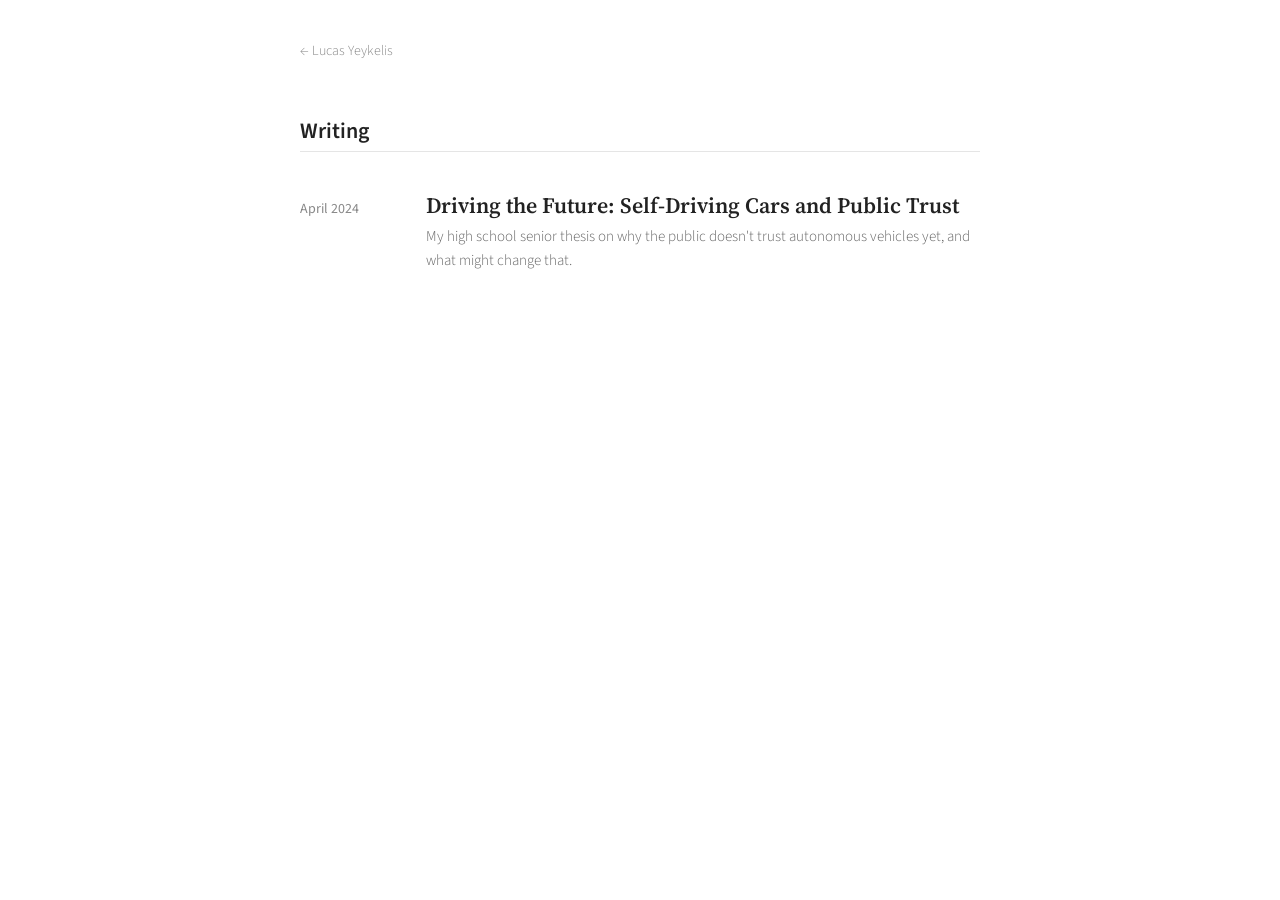
<file: blog/index.html>
<!DOCTYPE html>
<html lang="en">
<head>
    <meta charset="UTF-8">
    <meta name="viewport" content="width=device-width, initial-scale=1.0">
    <title>Writing · Lucas Yeykelis</title>

    <!-- Bootstrap CSS -->
    <link href="https://cdn.jsdelivr.net/npm/bootstrap@5.3.2/dist/css/bootstrap.min.css" rel="stylesheet">

    <!-- Google Fonts -->
    <link rel="preconnect" href="https://fonts.googleapis.com">
    <link rel="preconnect" href="https://fonts.gstatic.com" crossorigin>
    <link href="https://fonts.googleapis.com/css2?family=Source+Sans+3:wght@300;400;600;700&family=Source+Serif+4:ital,opsz,wght@0,8..60,400;0,8..60,600;1,8..60,400&display=swap" rel="stylesheet">

    <link rel="stylesheet" href="../css/style.css">
</head>
<body>
    <div class="container">
        <div class="writing-index">
            <nav class="essay-nav">
                <a href="../">&larr; Lucas Yeykelis</a>
            </nav>

            <h2 class="section-title">Writing</h2>

            <div class="writing-item">
                <span class="writing-date">April 2024</span>
                <div>
                    <div class="writing-title">
                        <a href="self-driving-cars-public-trust.html">Driving the Future: Self-Driving Cars and Public Trust</a>
                    </div>
                    <div class="writing-blurb">
                        My high school senior thesis on why the public doesn't trust autonomous vehicles yet, and what might change that.
                    </div>
                </div>
            </div>
        </div>
    </div>
</body>
</html>
</file>
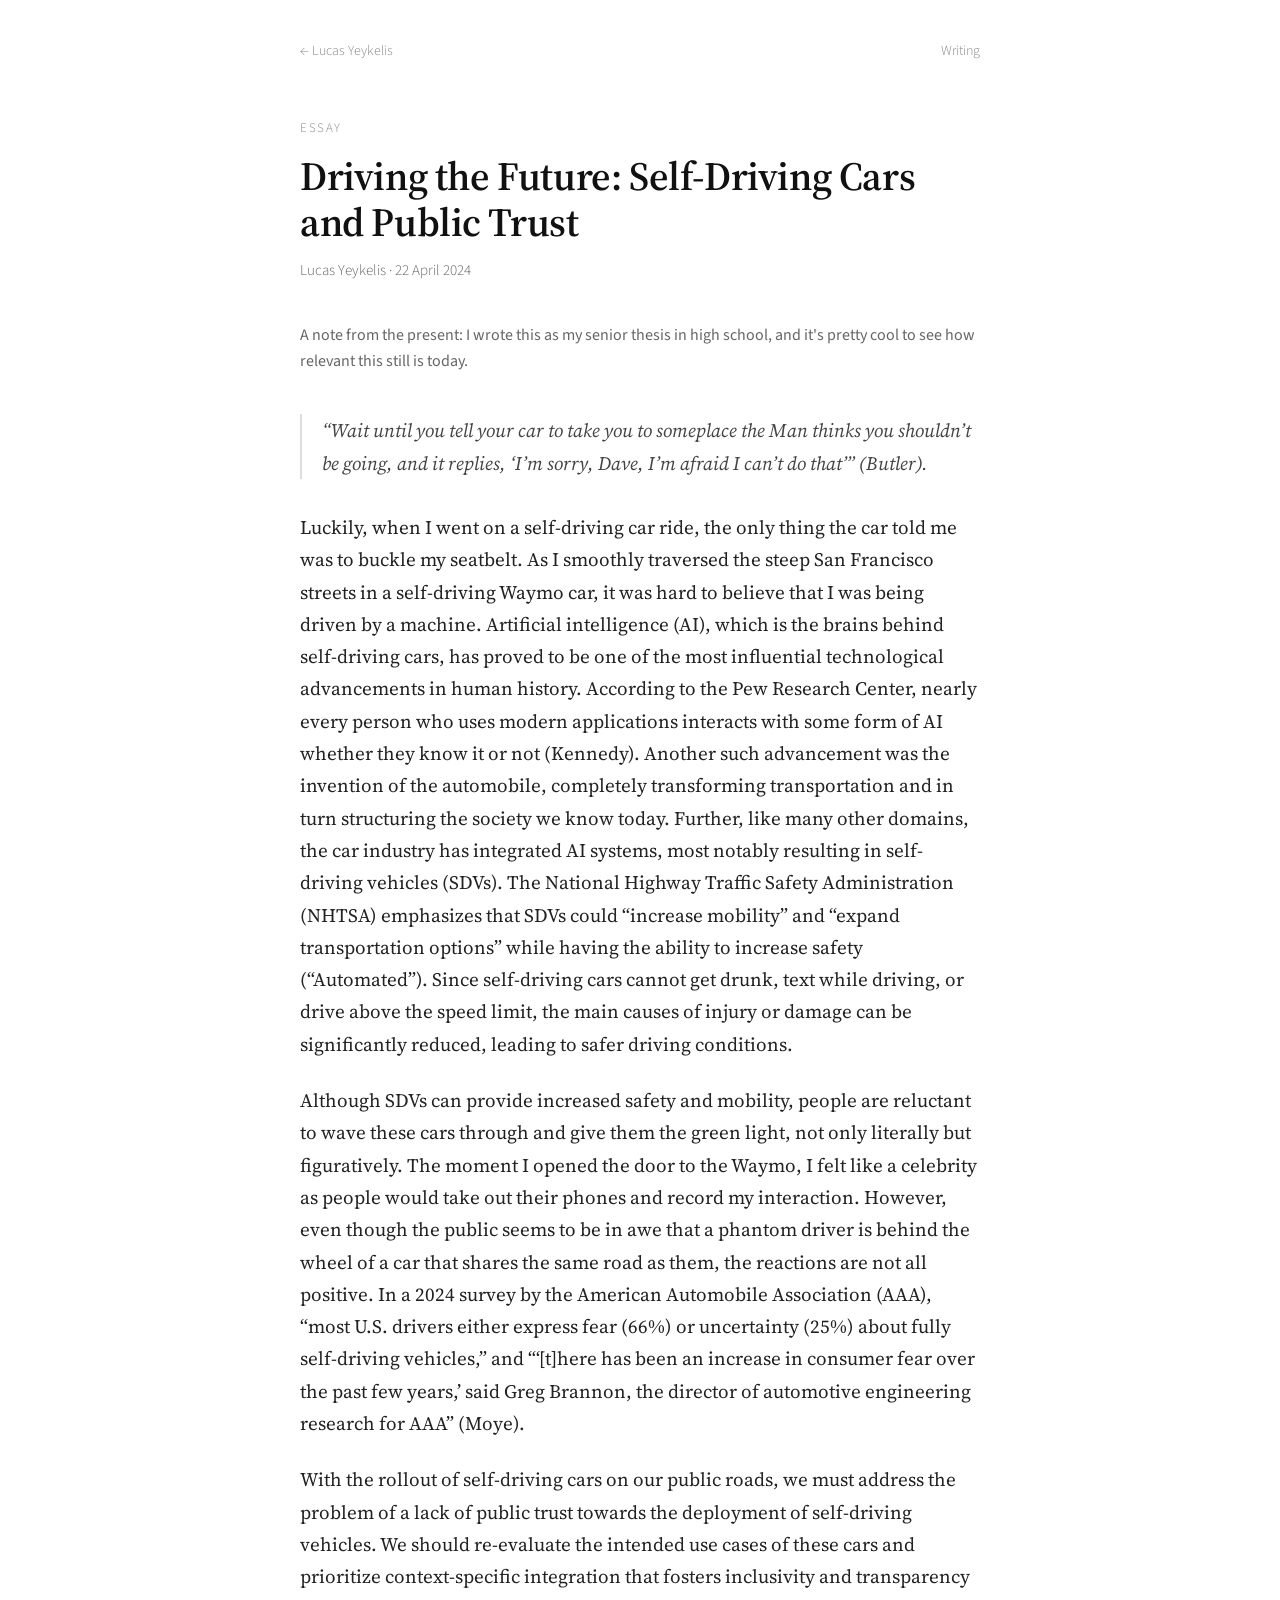
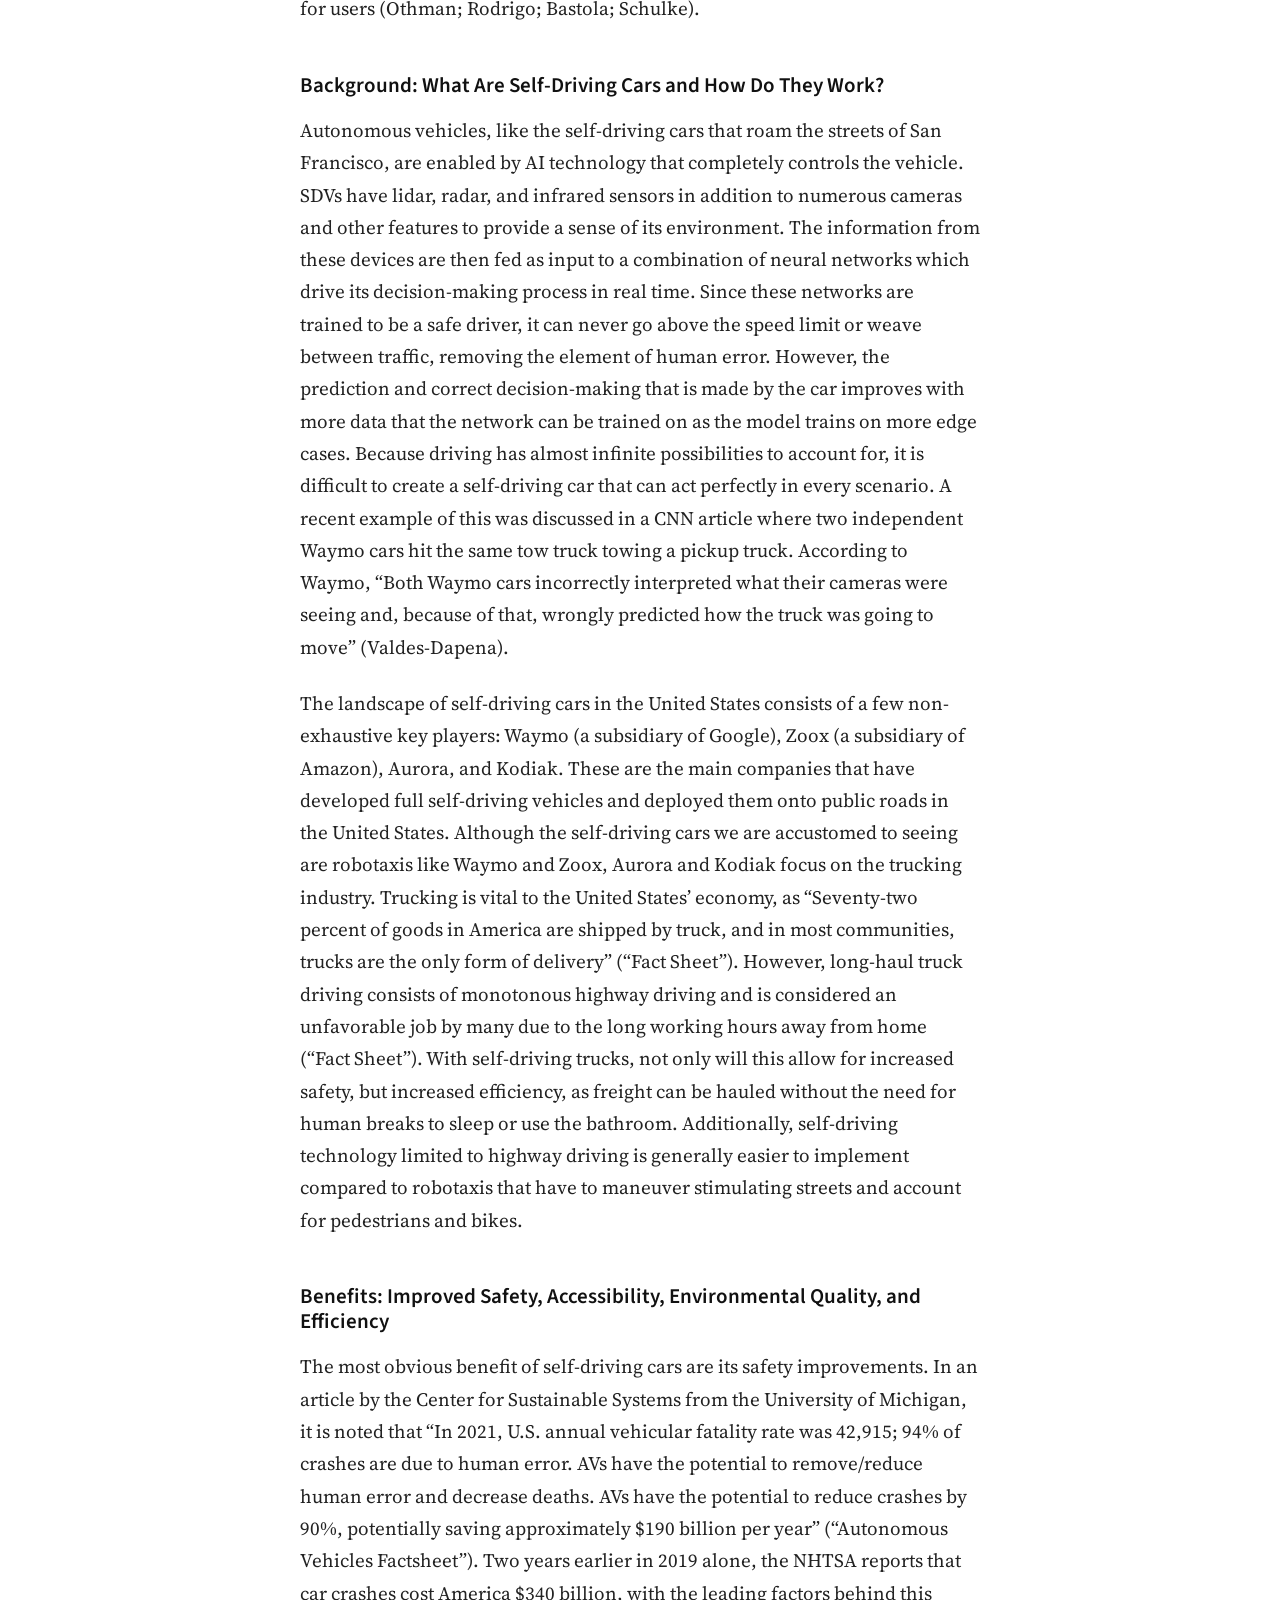
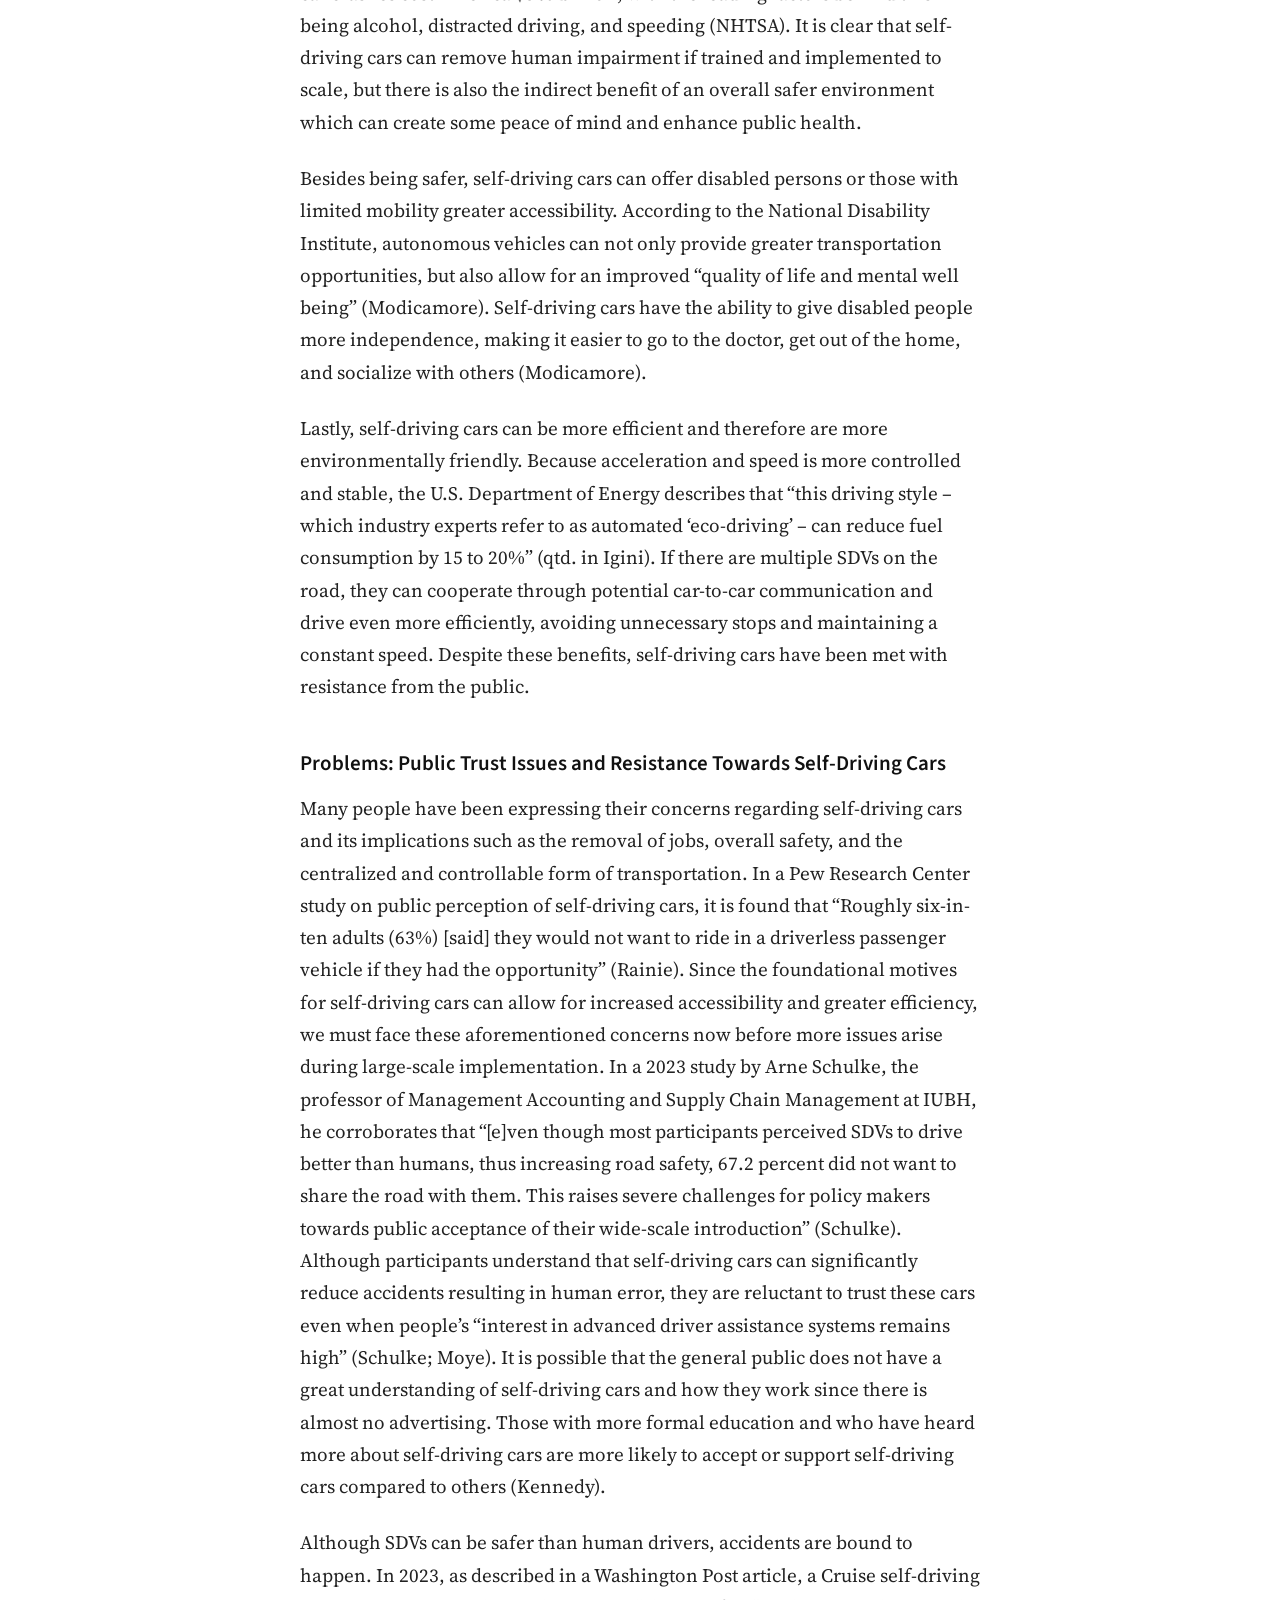
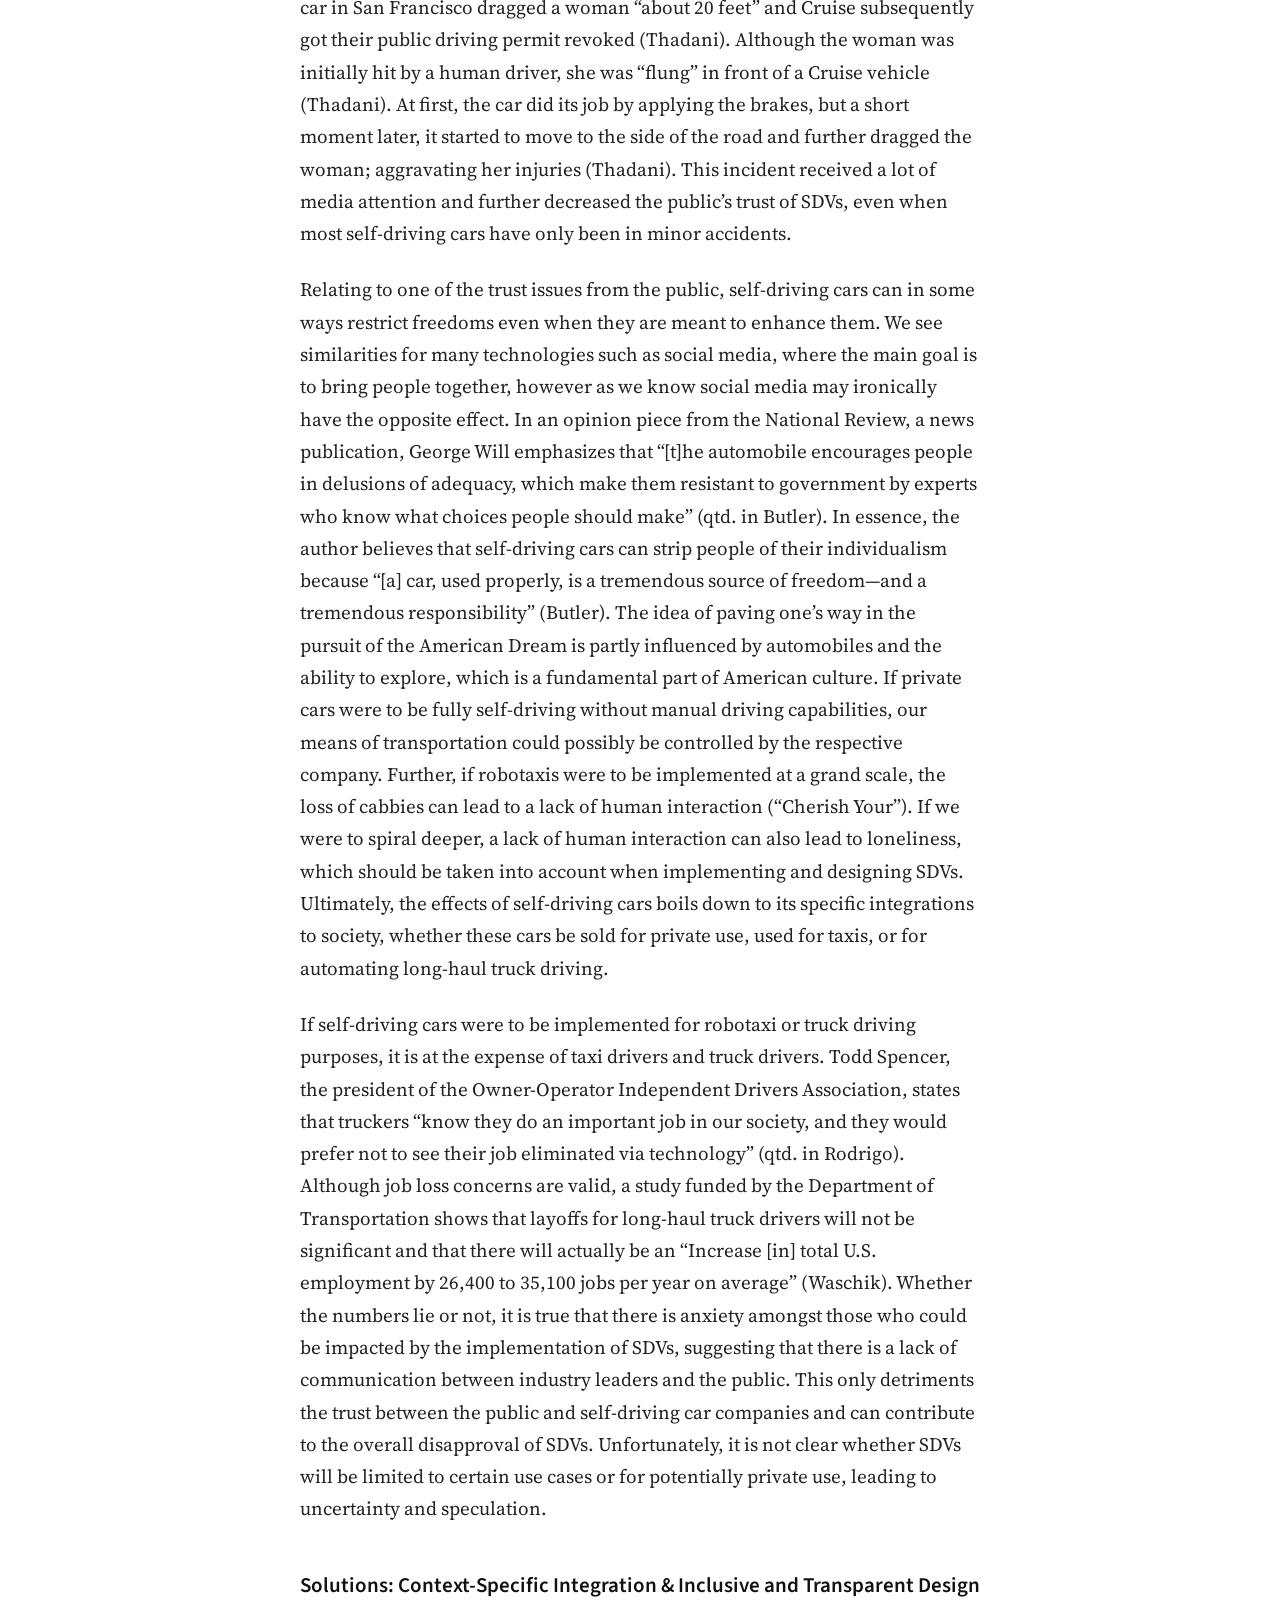
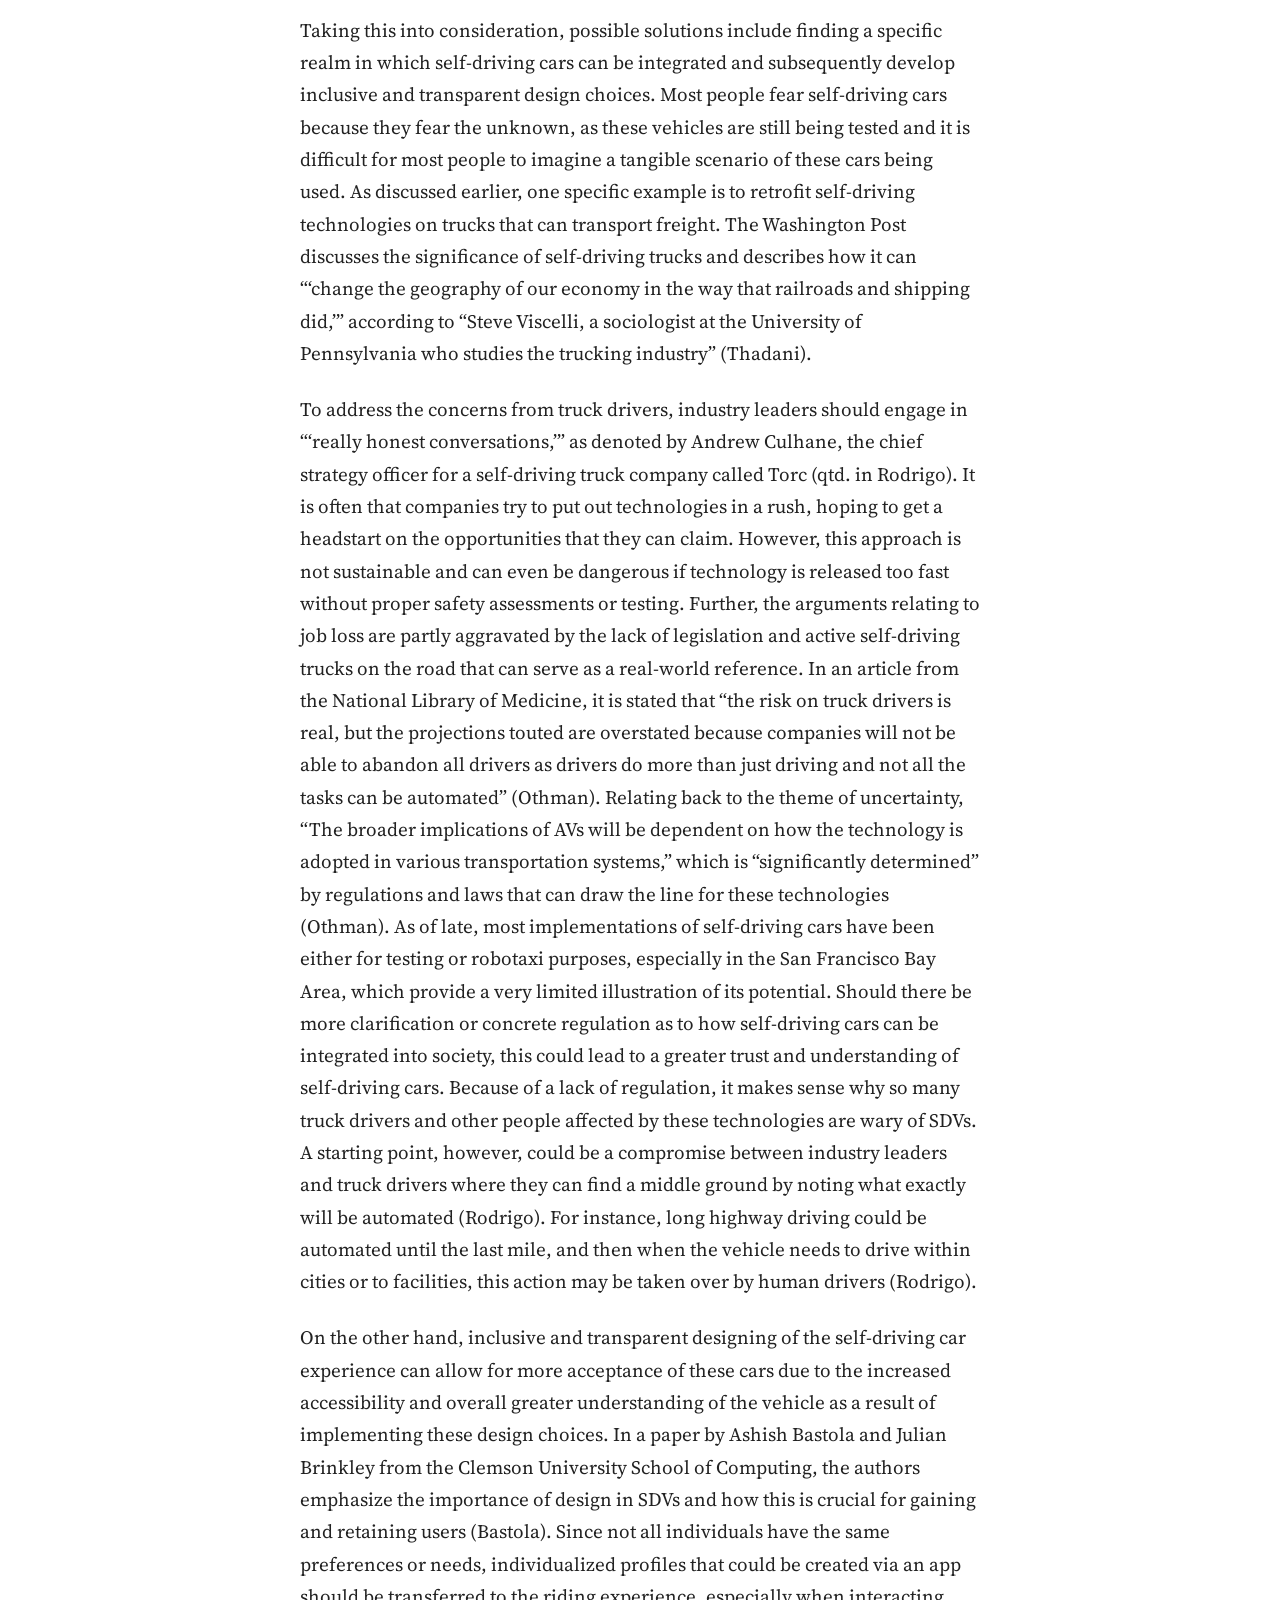
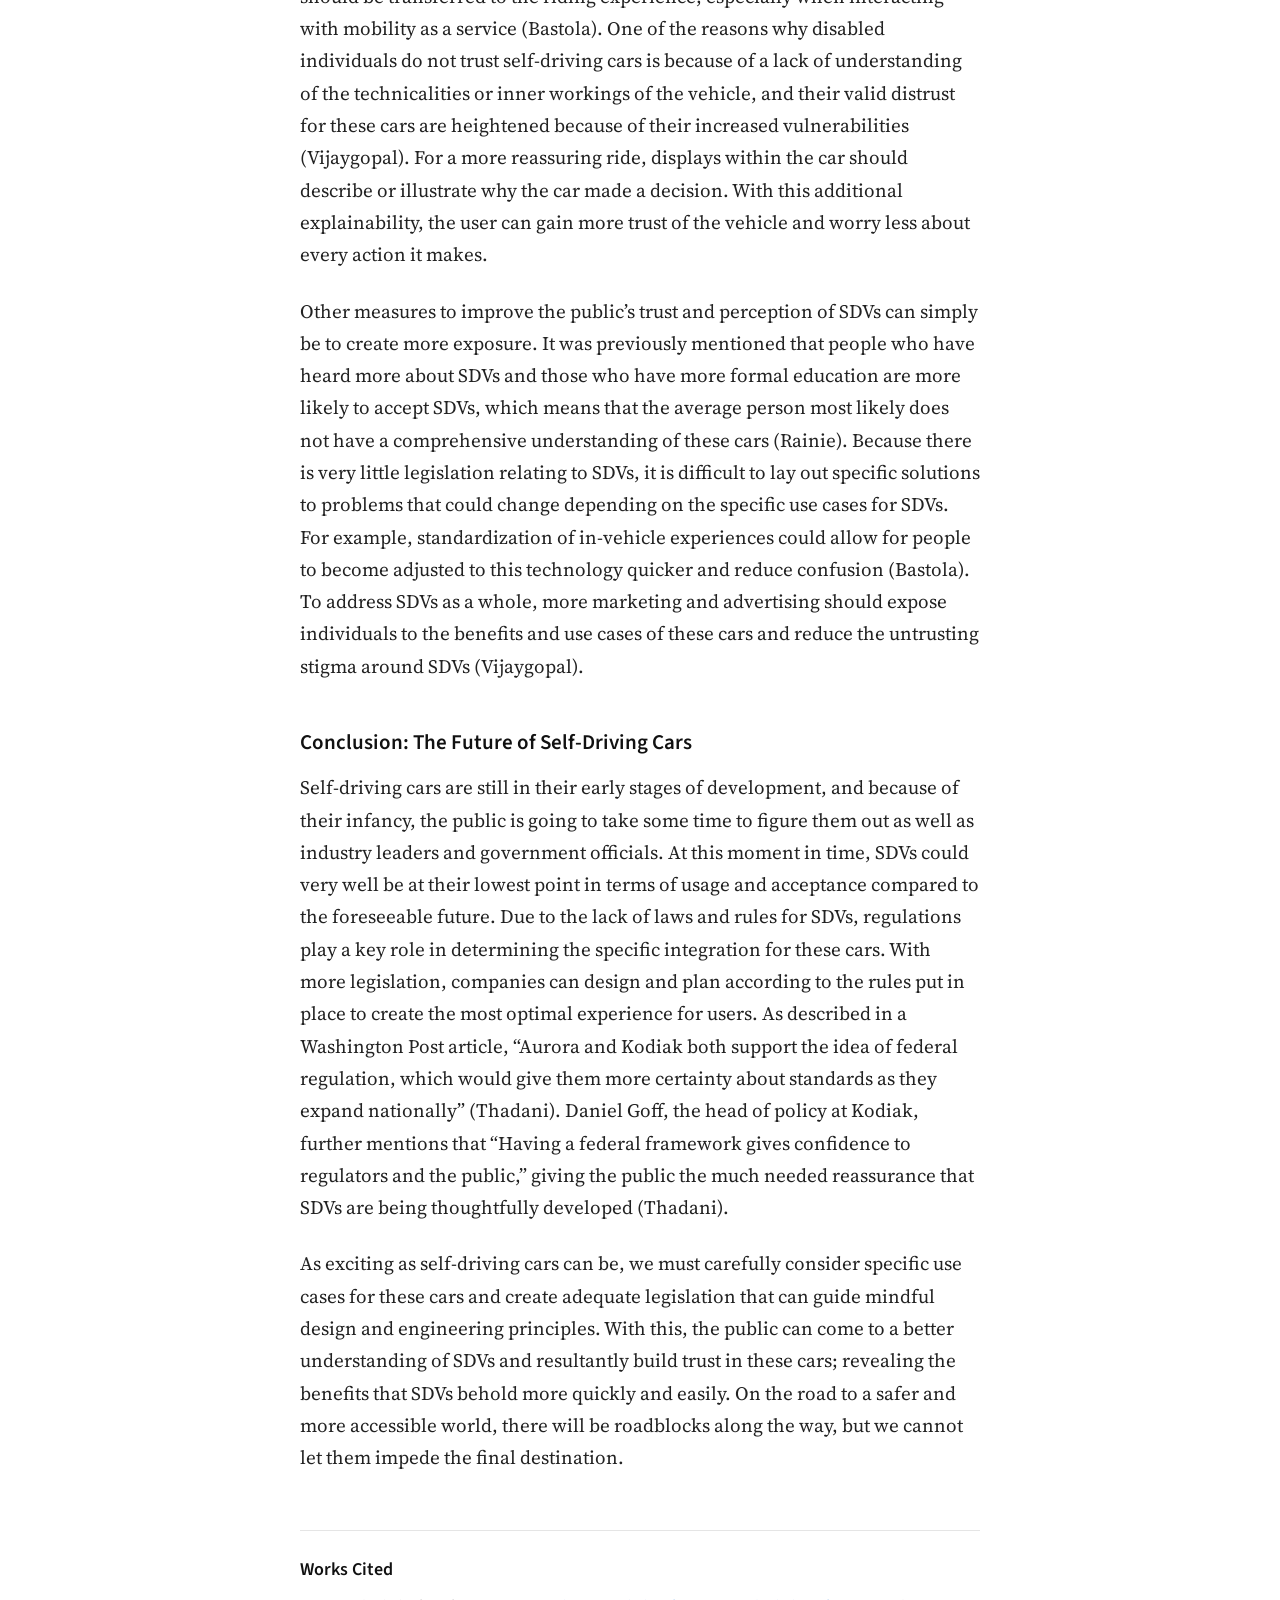
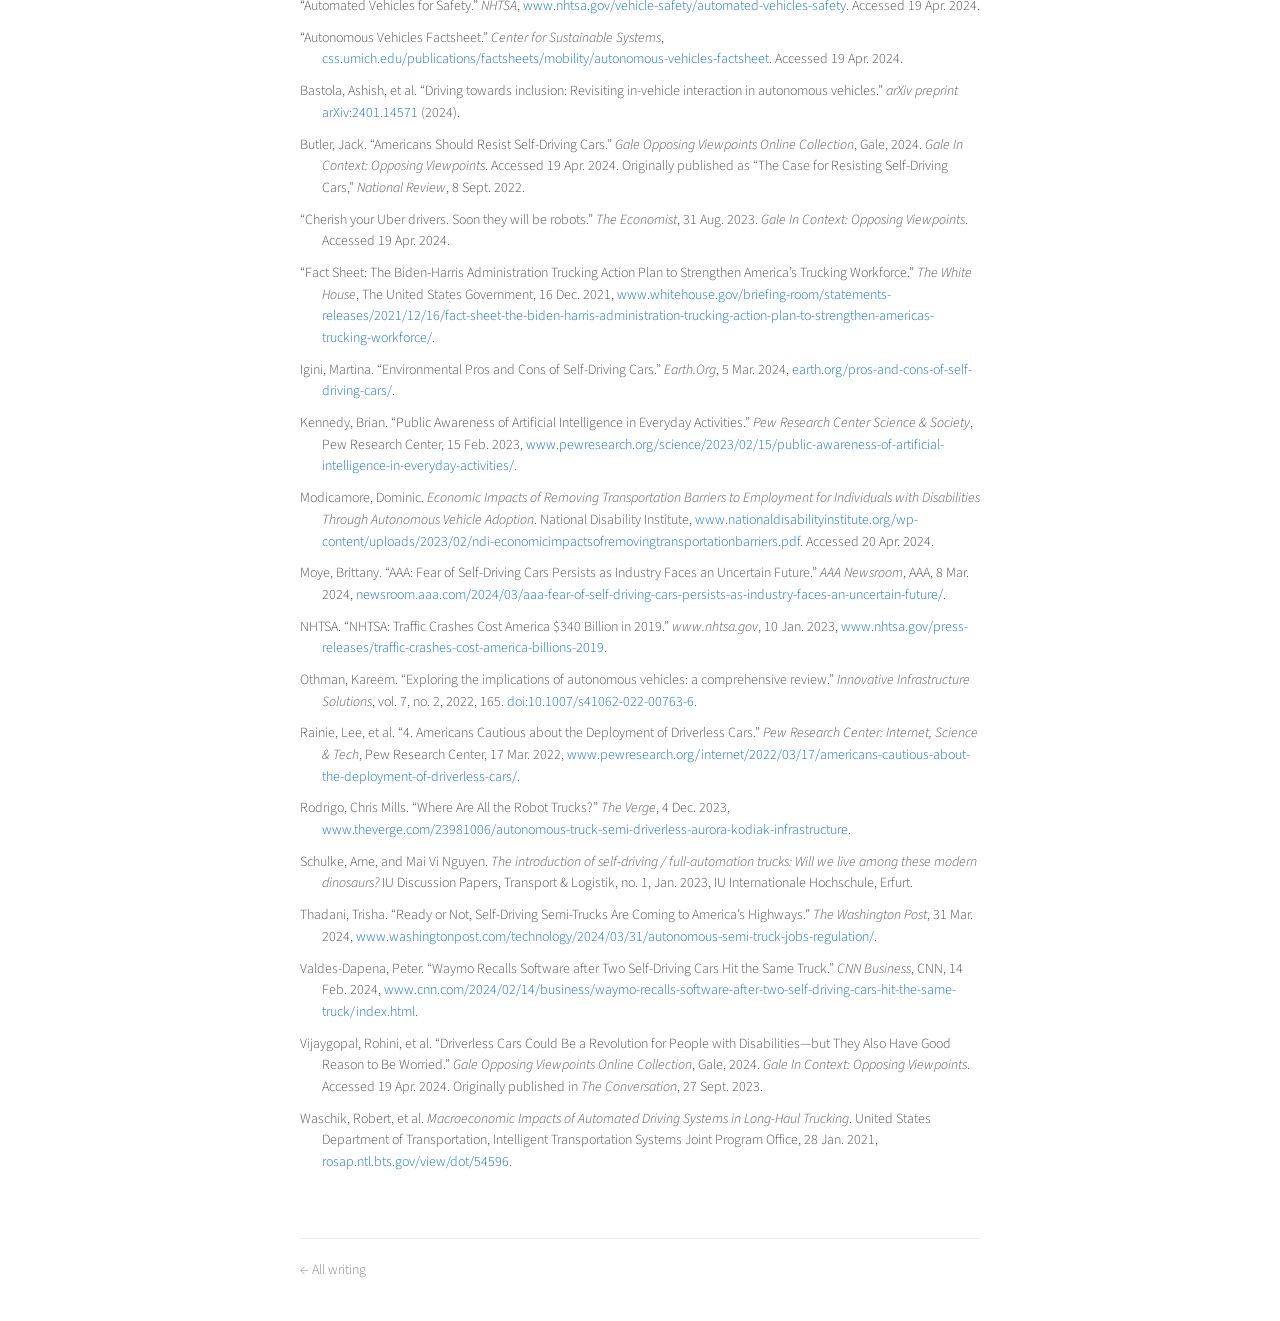
<file: blog/self-driving-cars-public-trust.html>
<!DOCTYPE html>
<html lang="en">
<head>
    <meta charset="UTF-8">
    <meta name="viewport" content="width=device-width, initial-scale=1.0">
    <title>Driving the Future: Self-Driving Cars and Public Trust · Lucas Yeykelis</title>
    <meta name="description" content="A high school senior thesis on public trust in self-driving cars, and why context-specific integration and transparent design matter.">

    <!-- Bootstrap CSS -->
    <link href="https://cdn.jsdelivr.net/npm/bootstrap@5.3.2/dist/css/bootstrap.min.css" rel="stylesheet">

    <!-- Google Fonts -->
    <link rel="preconnect" href="https://fonts.googleapis.com">
    <link rel="preconnect" href="https://fonts.gstatic.com" crossorigin>
    <link href="https://fonts.googleapis.com/css2?family=Source+Sans+3:wght@300;400;600;700&family=Source+Serif+4:ital,opsz,wght@0,8..60,400;0,8..60,600;1,8..60,400&display=swap" rel="stylesheet">

    <link rel="stylesheet" href="../css/style.css">
</head>
<body>
    <div class="container">
        <article class="essay">
            <nav class="essay-nav">
                <a href="../">&larr; Lucas Yeykelis</a>
                <a href="./">Writing</a>
            </nav>

            <header>
                <div class="essay-kicker">Essay</div>
                <h1 class="essay-title">Driving the Future: Self-Driving Cars and Public Trust</h1>
                <div class="essay-meta">Lucas Yeykelis &middot; 22 April 2024</div>
            </header>

            <p class="essay-preface">
                A note from the present: I wrote this as my senior thesis in high school, and it's pretty cool to see how relevant this still is today.
            </p>

            <div class="essay-body">
                <blockquote class="epigraph">
                    <p>&ldquo;Wait until you tell your car to take you to someplace the Man thinks you shouldn&rsquo;t be going, and it replies, &lsquo;I&rsquo;m sorry, Dave, I&rsquo;m afraid I can&rsquo;t do that&rsquo;&rdquo; (Butler).</p>
                </blockquote>

                <p>Luckily, when I went on a self-driving car ride, the only thing the car told me was to buckle my seatbelt. As I smoothly traversed the steep San Francisco streets in a self-driving Waymo car, it was hard to believe that I was being driven by a machine. Artificial intelligence (AI), which is the brains behind self-driving cars, has proved to be one of the most influential technological advancements in human history. According to the Pew Research Center, nearly every person who uses modern applications interacts with some form of AI whether they know it or not (Kennedy). Another such advancement was the invention of the automobile, completely transforming transportation and in turn structuring the society we know today. Further, like many other domains, the car industry has integrated AI systems, most notably resulting in self-driving vehicles (SDVs). The National Highway Traffic Safety Administration (NHTSA) emphasizes that SDVs could &ldquo;increase mobility&rdquo; and &ldquo;expand transportation options&rdquo; while having the ability to increase safety (&ldquo;Automated&rdquo;). Since self-driving cars cannot get drunk, text while driving, or drive above the speed limit, the main causes of injury or damage can be significantly reduced, leading to safer driving conditions.</p>

                <p>Although SDVs can provide increased safety and mobility, people are reluctant to wave these cars through and give them the green light, not only literally but figuratively. The moment I opened the door to the Waymo, I felt like a celebrity as people would take out their phones and record my interaction. However, even though the public seems to be in awe that a phantom driver is behind the wheel of a car that shares the same road as them, the reactions are not all positive. In a 2024 survey by the American Automobile Association (AAA), &ldquo;most U.S. drivers either express fear (66%) or uncertainty (25%) about fully self-driving vehicles,&rdquo; and &ldquo;&lsquo;[t]here has been an increase in consumer fear over the past few years,&rsquo; said Greg Brannon, the director of automotive engineering research for AAA&rdquo; (Moye).</p>

                <p>With the rollout of self-driving cars on our public roads, we must address the problem of a lack of public trust towards the deployment of self-driving vehicles. We should re-evaluate the intended use cases of these cars and prioritize context-specific integration that fosters inclusivity and transparency for users (Othman; Rodrigo; Bastola; Schulke).</p>

                <h2>Background: What Are Self-Driving Cars and How Do They Work?</h2>

                <p>Autonomous vehicles, like the self-driving cars that roam the streets of San Francisco, are enabled by AI technology that completely controls the vehicle. SDVs have lidar, radar, and infrared sensors in addition to numerous cameras and other features to provide a sense of its environment. The information from these devices are then fed as input to a combination of neural networks which drive its decision-making process in real time. Since these networks are trained to be a safe driver, it can never go above the speed limit or weave between traffic, removing the element of human error. However, the prediction and correct decision-making that is made by the car improves with more data that the network can be trained on as the model trains on more edge cases. Because driving has almost infinite possibilities to account for, it is difficult to create a self-driving car that can act perfectly in every scenario. A recent example of this was discussed in a CNN article where two independent Waymo cars hit the same tow truck towing a pickup truck. According to Waymo, &ldquo;Both Waymo cars incorrectly interpreted what their cameras were seeing and, because of that, wrongly predicted how the truck was going to move&rdquo; (Valdes-Dapena).</p>

                <p>The landscape of self-driving cars in the United States consists of a few non-exhaustive key players: Waymo (a subsidiary of Google), Zoox (a subsidiary of Amazon), Aurora, and Kodiak. These are the main companies that have developed full self-driving vehicles and deployed them onto public roads in the United States. Although the self-driving cars we are accustomed to seeing are robotaxis like Waymo and Zoox, Aurora and Kodiak focus on the trucking industry. Trucking is vital to the United States&rsquo; economy, as &ldquo;Seventy-two percent of goods in America are shipped by truck, and in most communities, trucks are the only form of delivery&rdquo; (&ldquo;Fact Sheet&rdquo;). However, long-haul truck driving consists of monotonous highway driving and is considered an unfavorable job by many due to the long working hours away from home (&ldquo;Fact Sheet&rdquo;). With self-driving trucks, not only will this allow for increased safety, but increased efficiency, as freight can be hauled without the need for human breaks to sleep or use the bathroom. Additionally, self-driving technology limited to highway driving is generally easier to implement compared to robotaxis that have to maneuver stimulating streets and account for pedestrians and bikes.</p>

                <h2>Benefits: Improved Safety, Accessibility, Environmental Quality, and Efficiency</h2>

                <p>The most obvious benefit of self-driving cars are its safety improvements. In an article by the Center for Sustainable Systems from the University of Michigan, it is noted that &ldquo;In 2021, U.S. annual vehicular fatality rate was 42,915; 94% of crashes are due to human error. AVs have the potential to remove/reduce human error and decrease deaths. AVs have the potential to reduce crashes by 90%, potentially saving approximately $190 billion per year&rdquo; (&ldquo;Autonomous Vehicles Factsheet&rdquo;). Two years earlier in 2019 alone, the NHTSA reports that car crashes cost America $340 billion, with the leading factors behind this being alcohol, distracted driving, and speeding (NHTSA). It is clear that self-driving cars can remove human impairment if trained and implemented to scale, but there is also the indirect benefit of an overall safer environment which can create some peace of mind and enhance public health.</p>

                <p>Besides being safer, self-driving cars can offer disabled persons or those with limited mobility greater accessibility. According to the National Disability Institute, autonomous vehicles can not only provide greater transportation opportunities, but also allow for an improved &ldquo;quality of life and mental well being&rdquo; (Modicamore). Self-driving cars have the ability to give disabled people more independence, making it easier to go to the doctor, get out of the home, and socialize with others (Modicamore).</p>

                <p>Lastly, self-driving cars can be more efficient and therefore are more environmentally friendly. Because acceleration and speed is more controlled and stable, the U.S. Department of Energy describes that &ldquo;this driving style &ndash; which industry experts refer to as automated &lsquo;eco-driving&rsquo; &ndash; can reduce fuel consumption by 15 to 20%&rdquo; (qtd. in Igini). If there are multiple SDVs on the road, they can cooperate through potential car-to-car communication and drive even more efficiently, avoiding unnecessary stops and maintaining a constant speed. Despite these benefits, self-driving cars have been met with resistance from the public.</p>

                <h2>Problems: Public Trust Issues and Resistance Towards Self-Driving Cars</h2>

                <p>Many people have been expressing their concerns regarding self-driving cars and its implications such as the removal of jobs, overall safety, and the centralized and controllable form of transportation. In a Pew Research Center study on public perception of self-driving cars, it is found that &ldquo;Roughly six-in-ten adults (63%) [said] they would not want to ride in a driverless passenger vehicle if they had the opportunity&rdquo; (Rainie). Since the foundational motives for self-driving cars can allow for increased accessibility and greater efficiency, we must face these aforementioned concerns now before more issues arise during large-scale implementation. In a 2023 study by Arne Schulke, the professor of Management Accounting and Supply Chain Management at IUBH, he corroborates that &ldquo;[e]ven though most participants perceived SDVs to drive better than humans, thus increasing road safety, 67.2 percent did not want to share the road with them. This raises severe challenges for policy makers towards public acceptance of their wide-scale introduction&rdquo; (Schulke). Although participants understand that self-driving cars can significantly reduce accidents resulting in human error, they are reluctant to trust these cars even when people&rsquo;s &ldquo;interest in advanced driver assistance systems remains high&rdquo; (Schulke; Moye). It is possible that the general public does not have a great understanding of self-driving cars and how they work since there is almost no advertising. Those with more formal education and who have heard more about self-driving cars are more likely to accept or support self-driving cars compared to others (Kennedy).</p>

                <p>Although SDVs can be safer than human drivers, accidents are bound to happen. In 2023, as described in a Washington Post article, a Cruise self-driving car in San Francisco dragged a woman &ldquo;about 20 feet&rdquo; and Cruise subsequently got their public driving permit revoked (Thadani). Although the woman was initially hit by a human driver, she was &ldquo;flung&rdquo; in front of a Cruise vehicle (Thadani). At first, the car did its job by applying the brakes, but a short moment later, it started to move to the side of the road and further dragged the woman; aggravating her injuries (Thadani). This incident received a lot of media attention and further decreased the public&rsquo;s trust of SDVs, even when most self-driving cars have only been in minor accidents.</p>

                <p>Relating to one of the trust issues from the public, self-driving cars can in some ways restrict freedoms even when they are meant to enhance them. We see similarities for many technologies such as social media, where the main goal is to bring people together, however as we know social media may ironically have the opposite effect. In an opinion piece from the National Review, a news publication, George Will emphasizes that &ldquo;[t]he automobile encourages people in delusions of adequacy, which make them resistant to government by experts who know what choices people should make&rdquo; (qtd. in Butler). In essence, the author believes that self-driving cars can strip people of their individualism because &ldquo;[a] car, used properly, is a tremendous source of freedom&mdash;and a tremendous responsibility&rdquo; (Butler). The idea of paving one&rsquo;s way in the pursuit of the American Dream is partly influenced by automobiles and the ability to explore, which is a fundamental part of American culture. If private cars were to be fully self-driving without manual driving capabilities, our means of transportation could possibly be controlled by the respective company. Further, if robotaxis were to be implemented at a grand scale, the loss of cabbies can lead to a lack of human interaction (&ldquo;Cherish Your&rdquo;). If we were to spiral deeper, a lack of human interaction can also lead to loneliness, which should be taken into account when implementing and designing SDVs. Ultimately, the effects of self-driving cars boils down to its specific integrations to society, whether these cars be sold for private use, used for taxis, or for automating long-haul truck driving.</p>

                <p>If self-driving cars were to be implemented for robotaxi or truck driving purposes, it is at the expense of taxi drivers and truck drivers. Todd Spencer, the president of the Owner-Operator Independent Drivers Association, states that truckers &ldquo;know they do an important job in our society, and they would prefer not to see their job eliminated via technology&rdquo; (qtd. in Rodrigo). Although job loss concerns are valid, a study funded by the Department of Transportation shows that layoffs for long-haul truck drivers will not be significant and that there will actually be an &ldquo;Increase [in] total U.S. employment by 26,400 to 35,100 jobs per year on average&rdquo; (Waschik). Whether the numbers lie or not, it is true that there is anxiety amongst those who could be impacted by the implementation of SDVs, suggesting that there is a lack of communication between industry leaders and the public. This only detriments the trust between the public and self-driving car companies and can contribute to the overall disapproval of SDVs. Unfortunately, it is not clear whether SDVs will be limited to certain use cases or for potentially private use, leading to uncertainty and speculation.</p>

                <h2>Solutions: Context-Specific Integration &amp; Inclusive and Transparent Design</h2>

                <p>Taking this into consideration, possible solutions include finding a specific realm in which self-driving cars can be integrated and subsequently develop inclusive and transparent design choices. Most people fear self-driving cars because they fear the unknown, as these vehicles are still being tested and it is difficult for most people to imagine a tangible scenario of these cars being used. As discussed earlier, one specific example is to retrofit self-driving technologies on trucks that can transport freight. The Washington Post discusses the significance of self-driving trucks and describes how it can &ldquo;&lsquo;change the geography of our economy in the way that railroads and shipping did,&rsquo;&rdquo; according to &ldquo;Steve Viscelli, a sociologist at the University of Pennsylvania who studies the trucking industry&rdquo; (Thadani).</p>

                <p>To address the concerns from truck drivers, industry leaders should engage in &ldquo;&lsquo;really honest conversations,&rsquo;&rdquo; as denoted by Andrew Culhane, the chief strategy officer for a self-driving truck company called Torc (qtd. in Rodrigo). It is often that companies try to put out technologies in a rush, hoping to get a headstart on the opportunities that they can claim. However, this approach is not sustainable and can even be dangerous if technology is released too fast without proper safety assessments or testing. Further, the arguments relating to job loss are partly aggravated by the lack of legislation and active self-driving trucks on the road that can serve as a real-world reference. In an article from the National Library of Medicine, it is stated that &ldquo;the risk on truck drivers is real, but the projections touted are overstated because companies will not be able to abandon all drivers as drivers do more than just driving and not all the tasks can be automated&rdquo; (Othman). Relating back to the theme of uncertainty, &ldquo;The broader implications of AVs will be dependent on how the technology is adopted in various transportation systems,&rdquo; which is &ldquo;significantly determined&rdquo; by regulations and laws that can draw the line for these technologies (Othman). As of late, most implementations of self-driving cars have been either for testing or robotaxi purposes, especially in the San Francisco Bay Area, which provide a very limited illustration of its potential. Should there be more clarification or concrete regulation as to how self-driving cars can be integrated into society, this could lead to a greater trust and understanding of self-driving cars. Because of a lack of regulation, it makes sense why so many truck drivers and other people affected by these technologies are wary of SDVs. A starting point, however, could be a compromise between industry leaders and truck drivers where they can find a middle ground by noting what exactly will be automated (Rodrigo). For instance, long highway driving could be automated until the last mile, and then when the vehicle needs to drive within cities or to facilities, this action may be taken over by human drivers (Rodrigo).</p>

                <p>On the other hand, inclusive and transparent designing of the self-driving car experience can allow for more acceptance of these cars due to the increased accessibility and overall greater understanding of the vehicle as a result of implementing these design choices. In a paper by Ashish Bastola and Julian Brinkley from the Clemson University School of Computing, the authors emphasize the importance of design in SDVs and how this is crucial for gaining and retaining users (Bastola). Since not all individuals have the same preferences or needs, individualized profiles that could be created via an app should be transferred to the riding experience, especially when interacting with mobility as a service (Bastola). One of the reasons why disabled individuals do not trust self-driving cars is because of a lack of understanding of the technicalities or inner workings of the vehicle, and their valid distrust for these cars are heightened because of their increased vulnerabilities (Vijaygopal). For a more reassuring ride, displays within the car should describe or illustrate why the car made a decision. With this additional explainability, the user can gain more trust of the vehicle and worry less about every action it makes.</p>

                <p>Other measures to improve the public&rsquo;s trust and perception of SDVs can simply be to create more exposure. It was previously mentioned that people who have heard more about SDVs and those who have more formal education are more likely to accept SDVs, which means that the average person most likely does not have a comprehensive understanding of these cars (Rainie). Because there is very little legislation relating to SDVs, it is difficult to lay out specific solutions to problems that could change depending on the specific use cases for SDVs. For example, standardization of in-vehicle experiences could allow for people to become adjusted to this technology quicker and reduce confusion (Bastola). To address SDVs as a whole, more marketing and advertising should expose individuals to the benefits and use cases of these cars and reduce the untrusting stigma around SDVs (Vijaygopal).</p>

                <h2>Conclusion: The Future of Self-Driving Cars</h2>

                <p>Self-driving cars are still in their early stages of development, and because of their infancy, the public is going to take some time to figure them out as well as industry leaders and government officials. At this moment in time, SDVs could very well be at their lowest point in terms of usage and acceptance compared to the foreseeable future. Due to the lack of laws and rules for SDVs, regulations play a key role in determining the specific integration for these cars. With more legislation, companies can design and plan according to the rules put in place to create the most optimal experience for users. As described in a Washington Post article, &ldquo;Aurora and Kodiak both support the idea of federal regulation, which would give them more certainty about standards as they expand nationally&rdquo; (Thadani). Daniel Goff, the head of policy at Kodiak, further mentions that &ldquo;Having a federal framework gives confidence to regulators and the public,&rdquo; giving the public the much needed reassurance that SDVs are being thoughtfully developed (Thadani).</p>

                <p>As exciting as self-driving cars can be, we must carefully consider specific use cases for these cars and create adequate legislation that can guide mindful design and engineering principles. With this, the public can come to a better understanding of SDVs and resultantly build trust in these cars; revealing the benefits that SDVs behold more quickly and easily. On the road to a safer and more accessible world, there will be roadblocks along the way, but we cannot let them impede the final destination.</p>
            </div>

            <section class="essay-references">
                <h2>Works Cited</h2>
                <ol>
                    <li>&ldquo;Automated Vehicles for Safety.&rdquo; <em>NHTSA</em>, <a href="https://www.nhtsa.gov/vehicle-safety/automated-vehicles-safety" target="_blank">www.nhtsa.gov/vehicle-safety/automated-vehicles-safety</a>. Accessed 19 Apr. 2024.</li>
                    <li>&ldquo;Autonomous Vehicles Factsheet.&rdquo; <em>Center for Sustainable Systems</em>, <a href="https://css.umich.edu/publications/factsheets/mobility/autonomous-vehicles-factsheet" target="_blank">css.umich.edu/publications/factsheets/mobility/autonomous-vehicles-factsheet</a>. Accessed 19 Apr. 2024.</li>
                    <li>Bastola, Ashish, et al. &ldquo;Driving towards inclusion: Revisiting in-vehicle interaction in autonomous vehicles.&rdquo; <em>arXiv preprint</em> <a href="https://arxiv.org/abs/2401.14571" target="_blank">arXiv:2401.14571</a> (2024).</li>
                    <li>Butler, Jack. &ldquo;Americans Should Resist Self-Driving Cars.&rdquo; <em>Gale Opposing Viewpoints Online Collection</em>, Gale, 2024. <em>Gale In Context: Opposing Viewpoints</em>. Accessed 19 Apr. 2024. Originally published as &ldquo;The Case for Resisting Self-Driving Cars,&rdquo; <em>National Review</em>, 8 Sept. 2022.</li>
                    <li>&ldquo;Cherish your Uber drivers. Soon they will be robots.&rdquo; <em>The Economist</em>, 31 Aug. 2023. <em>Gale In Context: Opposing Viewpoints</em>. Accessed 19 Apr. 2024.</li>
                    <li>&ldquo;Fact Sheet: The Biden-Harris Administration Trucking Action Plan to Strengthen America&rsquo;s Trucking Workforce.&rdquo; <em>The White House</em>, The United States Government, 16 Dec. 2021, <a href="https://www.whitehouse.gov/briefing-room/statements-releases/2021/12/16/fact-sheet-the-biden-%E2%81%A0harris-administration-trucking-action-plan-to-strengthen-americas-trucking-workforce/" target="_blank">www.whitehouse.gov/briefing-room/statements-releases/2021/12/16/fact-sheet-the-biden-harris-administration-trucking-action-plan-to-strengthen-americas-trucking-workforce/</a>.</li>
                    <li>Igini, Martina. &ldquo;Environmental Pros and Cons of Self-Driving Cars.&rdquo; <em>Earth.Org</em>, 5 Mar. 2024, <a href="https://earth.org/pros-and-cons-of-self-driving-cars/" target="_blank">earth.org/pros-and-cons-of-self-driving-cars/</a>.</li>
                    <li>Kennedy, Brian. &ldquo;Public Awareness of Artificial Intelligence in Everyday Activities.&rdquo; <em>Pew Research Center Science &amp; Society</em>, Pew Research Center, 15 Feb. 2023, <a href="https://www.pewresearch.org/science/2023/02/15/public-awareness-of-artificial-intelligence-in-everyday-activities/" target="_blank">www.pewresearch.org/science/2023/02/15/public-awareness-of-artificial-intelligence-in-everyday-activities/</a>.</li>
                    <li>Modicamore, Dominic. <em>Economic Impacts of Removing Transportation Barriers to Employment for Individuals with Disabilities Through Autonomous Vehicle Adoption</em>. National Disability Institute, <a href="https://www.nationaldisabilityinstitute.org/wp-content/uploads/2023/02/ndi-economicimpactsofremovingtransportationbarriers.pdf" target="_blank">www.nationaldisabilityinstitute.org/wp-content/uploads/2023/02/ndi-economicimpactsofremovingtransportationbarriers.pdf</a>. Accessed 20 Apr. 2024.</li>
                    <li>Moye, Brittany. &ldquo;AAA: Fear of Self-Driving Cars Persists as Industry Faces an Uncertain Future.&rdquo; <em>AAA Newsroom</em>, AAA, 8 Mar. 2024, <a href="https://newsroom.aaa.com/2024/03/aaa-fear-of-self-driving-cars-persists-as-industry-faces-an-uncertain-future/" target="_blank">newsroom.aaa.com/2024/03/aaa-fear-of-self-driving-cars-persists-as-industry-faces-an-uncertain-future/</a>.</li>
                    <li>NHTSA. &ldquo;NHTSA: Traffic Crashes Cost America $340 Billion in 2019.&rdquo; <em>www.nhtsa.gov</em>, 10 Jan. 2023, <a href="https://www.nhtsa.gov/press-releases/traffic-crashes-cost-america-billions-2019" target="_blank">www.nhtsa.gov/press-releases/traffic-crashes-cost-america-billions-2019</a>.</li>
                    <li>Othman, Kareem. &ldquo;Exploring the implications of autonomous vehicles: a comprehensive review.&rdquo; <em>Innovative Infrastructure Solutions</em>, vol. 7, no. 2, 2022, 165. <a href="https://doi.org/10.1007/s41062-022-00763-6" target="_blank">doi:10.1007/s41062-022-00763-6</a>.</li>
                    <li>Rainie, Lee, et al. &ldquo;4. Americans Cautious about the Deployment of Driverless Cars.&rdquo; <em>Pew Research Center: Internet, Science &amp; Tech</em>, Pew Research Center, 17 Mar. 2022, <a href="https://www.pewresearch.org/internet/2022/03/17/americans-cautious-about-the-deployment-of-driverless-cars/" target="_blank">www.pewresearch.org/internet/2022/03/17/americans-cautious-about-the-deployment-of-driverless-cars/</a>.</li>
                    <li>Rodrigo, Chris Mills. &ldquo;Where Are All the Robot Trucks?&rdquo; <em>The Verge</em>, 4 Dec. 2023, <a href="https://www.theverge.com/23981006/autonomous-truck-semi-driverless-aurora-kodiak-infrastructure" target="_blank">www.theverge.com/23981006/autonomous-truck-semi-driverless-aurora-kodiak-infrastructure</a>.</li>
                    <li>Schulke, Arne, and Mai Vi Nguyen. <em>The introduction of self-driving / full-automation trucks: Will we live among these modern dinosaurs?</em> IU Discussion Papers, Transport &amp; Logistik, no. 1, Jan. 2023, IU Internationale Hochschule, Erfurt.</li>
                    <li>Thadani, Trisha. &ldquo;Ready or Not, Self-Driving Semi-Trucks Are Coming to America&rsquo;s Highways.&rdquo; <em>The Washington Post</em>, 31 Mar. 2024, <a href="https://www.washingtonpost.com/technology/2024/03/31/autonomous-semi-truck-jobs-regulation/" target="_blank">www.washingtonpost.com/technology/2024/03/31/autonomous-semi-truck-jobs-regulation/</a>.</li>
                    <li>Valdes-Dapena, Peter. &ldquo;Waymo Recalls Software after Two Self-Driving Cars Hit the Same Truck.&rdquo; <em>CNN Business</em>, CNN, 14 Feb. 2024, <a href="https://www.cnn.com/2024/02/14/business/waymo-recalls-software-after-two-self-driving-cars-hit-the-same-truck/index.html" target="_blank">www.cnn.com/2024/02/14/business/waymo-recalls-software-after-two-self-driving-cars-hit-the-same-truck/index.html</a>.</li>
                    <li>Vijaygopal, Rohini, et al. &ldquo;Driverless Cars Could Be a Revolution for People with Disabilities&mdash;but They Also Have Good Reason to Be Worried.&rdquo; <em>Gale Opposing Viewpoints Online Collection</em>, Gale, 2024. <em>Gale In Context: Opposing Viewpoints</em>. Accessed 19 Apr. 2024. Originally published in <em>The Conversation</em>, 27 Sept. 2023.</li>
                    <li>Waschik, Robert, et al. <em>Macroeconomic Impacts of Automated Driving Systems in Long-Haul Trucking</em>. United States Department of Transportation, Intelligent Transportation Systems Joint Program Office, 28 Jan. 2021, <a href="https://rosap.ntl.bts.gov/view/dot/54596" target="_blank">rosap.ntl.bts.gov/view/dot/54596</a>.</li>
                </ol>
            </section>

            <footer class="essay-footer">
                <a href="./">&larr; All writing</a>
            </footer>
        </article>
    </div>
</body>
</html>
</file>
<file: css/style.css>
/* Base Styles */
body {
    font-family: 'Source Sans 3', 'Helvetica Neue', Helvetica, Arial, sans-serif;
    font-size: 17px;
    font-weight: 300;
    line-height: 1.6;
    color: #333;
    background-color: #fff;
    padding-top: 40px;
    padding-bottom: 40px;
}

.container {
    max-width: 900px;
}

a {
    color: #1772d0;
    text-decoration: none;
}

a:hover {
    color: #f09228;
    text-decoration: none;
}

/* Header / Bio Section */
.header-section {
    margin-bottom: 30px;
    padding-bottom: 20px;
    border-bottom: 1px solid #eee;
}

.portrait-col {
    padding-right: 20px;
}

.portrait {
    width: 100%;
    max-width: 200px;
    border-radius: 8px;
}

.name {
    font-size: 32px;
    font-weight: 700;
    margin-bottom: 8px;
    color: #222;
}

.contact-links {
    margin-bottom: 15px;
}

.contact-links a {
    margin-right: 8px;
    font-size: 15px;
}

.bio {
    font-size: 16px;
    margin-bottom: 12px;
    text-align: justify;
}

/* Section Titles */
.section-title {
    font-size: 22px;
    font-weight: 600;
    color: #222;
    margin-top: 36px;
    margin-bottom: 18px;
    padding-bottom: 6px;
    border-bottom: 1px solid #e5e5e5;
}

/* Project Cards */
.project-row {
    margin-bottom: 25px;
    padding-bottom: 20px;
    border-bottom: 1px solid #f0f0f0;
}

.project-row:last-of-type {
    border-bottom: none;
}

.project-img-col {
    padding-right: 15px;
}

.project-img {
    width: 100%;
    border-radius: 4px;
    border: 1px solid #ddd;
    background-color: #f5f5f5;
}

.project-title {
    font-size: 17px;
    font-weight: 600;
    color: #222;
    margin-bottom: 4px;
}

.project-venue {
    font-size: 15px;
    color: #666;
    margin-bottom: 8px;
}

.project-desc {
    font-size: 15px;
    color: #444;
    margin-bottom: 8px;
}

.project-links a {
    margin-right: 10px;
    font-size: 14px;
}

/* Education */
.education-row {
    margin-bottom: 20px;
}

.education-item {
    display: flex;
    justify-content: space-between;
    align-items: baseline;
}

.education-school {
    font-size: 17px;
    font-weight: 600;
    color: #222;
}

.education-date {
    font-size: 15px;
    color: #666;
}

.education-details {
    font-size: 15px;
    color: #444;
    margin-top: 4px;
}

/* Highlights */
.highlights-row {
    margin-bottom: 20px;
}

.highlight-item {
    margin-bottom: 10px;
    font-size: 15px;
}

.highlight-date {
    font-weight: 600;
    color: #1772d0;
    margin-right: 10px;
}

/* Footer */
.footer-row {
    margin-top: 40px;
    padding-top: 20px;
    border-top: 1px solid #eee;
}

.footer-text {
    font-size: 13px;
    color: #888;
    text-align: center;
}

/* Responsive Adjustments */
@media (max-width: 768px) {
    .portrait-col {
        text-align: center;
        margin-bottom: 20px;
    }
    
    .portrait {
        max-width: 150px;
    }
    
    .name {
        text-align: center;
    }
    
    .contact-links {
        text-align: center;
    }
    
    .bio {
        text-align: left;
    }
    
    .project-img-col {
        margin-bottom: 15px;
    }
    
    .education-item {
        flex-direction: column;
    }
    
    .education-date {
        margin-top: 2px;
    }
}

.project-tags {
    margin-top: 10px;
}

.tag {
    display: inline-block;
    background-color: #f0f0f0;
    color: #555;
    padding: 4px 12px;
    border-radius: 20px;
    font-size: 13px;
    margin-right: 6px;
    margin-bottom: 6px;
}
/* ------------------------------------------------------------ */
/* Writing / Blog                                               */
/* ------------------------------------------------------------ */

/* Homepage writing list */
.writing-row {
    margin-bottom: 20px;
}

.writing-item {
    margin-bottom: 14px;
    font-size: 15px;
}

.writing-date {
    font-weight: 600;
    color: #1772d0;
    margin-right: 10px;
}

.writing-title {
    font-size: 17px;
    font-weight: 600;
    color: #222;
}

.writing-title:hover {
    color: #1772d0;
}

.writing-blurb {
    font-size: 15px;
    color: #666;
    margin-top: 2px;
}

/* Essay pages */
.essay-nav {
    font-size: 14px;
    margin-bottom: 56px;
    display: flex;
    justify-content: space-between;
}

.essay-nav a {
    color: #888;
}

.essay-nav a:hover {
    color: #1772d0;
}

.essay {
    max-width: 680px;
    margin: 0 auto;
}

.essay-kicker {
    font-size: 13px;
    letter-spacing: 0.12em;
    text-transform: uppercase;
    color: #888;
    margin-bottom: 14px;
}

.essay-title {
    font-family: 'Source Serif 4', Georgia, 'Times New Roman', serif;
    font-size: 40px;
    font-weight: 600;
    line-height: 1.15;
    letter-spacing: -0.01em;
    color: #111;
    margin-bottom: 14px;
}

.essay-meta {
    font-size: 15px;
    color: #666;
    margin-bottom: 40px;
}

.essay-preface {
    font-family: 'Source Sans 3', 'Helvetica Neue', Helvetica, Arial, sans-serif;
    font-size: 16px;
    font-weight: 400;
    line-height: 1.6;
    color: #666;
    margin-bottom: 40px;
}

.essay-body {
    font-family: 'Source Serif 4', Georgia, 'Times New Roman', serif;
    font-size: 19px;
    font-weight: 400;
    line-height: 1.7;
    color: #222;
}

.essay-body p {
    margin-bottom: 24px;
}

.essay-body h2 {
    font-family: 'Source Sans 3', 'Helvetica Neue', Helvetica, Arial, sans-serif;
    font-size: 21px;
    font-weight: 600;
    color: #111;
    margin-top: 48px;
    margin-bottom: 16px;
    border: none;
    padding: 0;
}

.essay-body blockquote.epigraph {
    font-style: italic;
    font-size: 19px;
    color: #444;
    margin: 0 0 32px 0;
    padding: 0 0 0 20px;
    border-left: 2px solid #ddd;
}

.essay-body blockquote.epigraph p {
    margin-bottom: 0;
}

.essay-references {
    margin-top: 56px;
    padding-top: 28px;
    border-top: 1px solid #e5e5e5;
}

.essay-references h2 {
    font-size: 18px;
    font-weight: 600;
    color: #111;
    margin-bottom: 16px;
}

.essay-references ol {
    list-style: none;
    padding-left: 0;
    margin: 0;
}

.essay-references li {
    font-size: 14px;
    line-height: 1.55;
    color: #555;
    padding-left: 1.6em;
    text-indent: -1.6em;
    margin-bottom: 10px;
    overflow-wrap: anywhere;
}

.essay-footer {
    max-width: 680px;
    margin: 64px auto 0;
    padding-top: 20px;
    border-top: 1px solid #eee;
    font-size: 14px;
}

.essay-footer a {
    color: #888;
}

.essay-footer a:hover {
    color: #1772d0;
}

/* Writing index page */
.writing-index {
    max-width: 680px;
    margin: 0 auto;
}

.writing-index .section-title {
    margin-top: 0;
}

.writing-index .writing-item {
    display: flex;
    align-items: baseline;
    gap: 16px;
    padding: 18px 0;
    border-bottom: 1px solid #f0f0f0;
}

.writing-index .writing-item:last-child {
    border-bottom: none;
}

.writing-index .writing-date {
    flex: 0 0 110px;
    font-weight: 400;
    color: #888;
    font-size: 14px;
    margin: 0;
}

.writing-index .writing-title {
    font-family: 'Source Serif 4', Georgia, serif;
    font-size: 22px;
    font-weight: 600;
}

.writing-index .writing-title a {
    color: #222;
}

.writing-index .writing-title a:hover {
    color: #1772d0;
}

@media (max-width: 768px) {
    .writing-index .writing-item {
        flex-direction: column;
        gap: 2px;
    }

    .writing-index .writing-date {
        flex: none;
    }

    .essay-title {
        font-size: 32px;
    }

    .essay-body {
        font-size: 18px;
    }

    .essay-nav {
        margin-bottom: 36px;
    }
}
</file>
